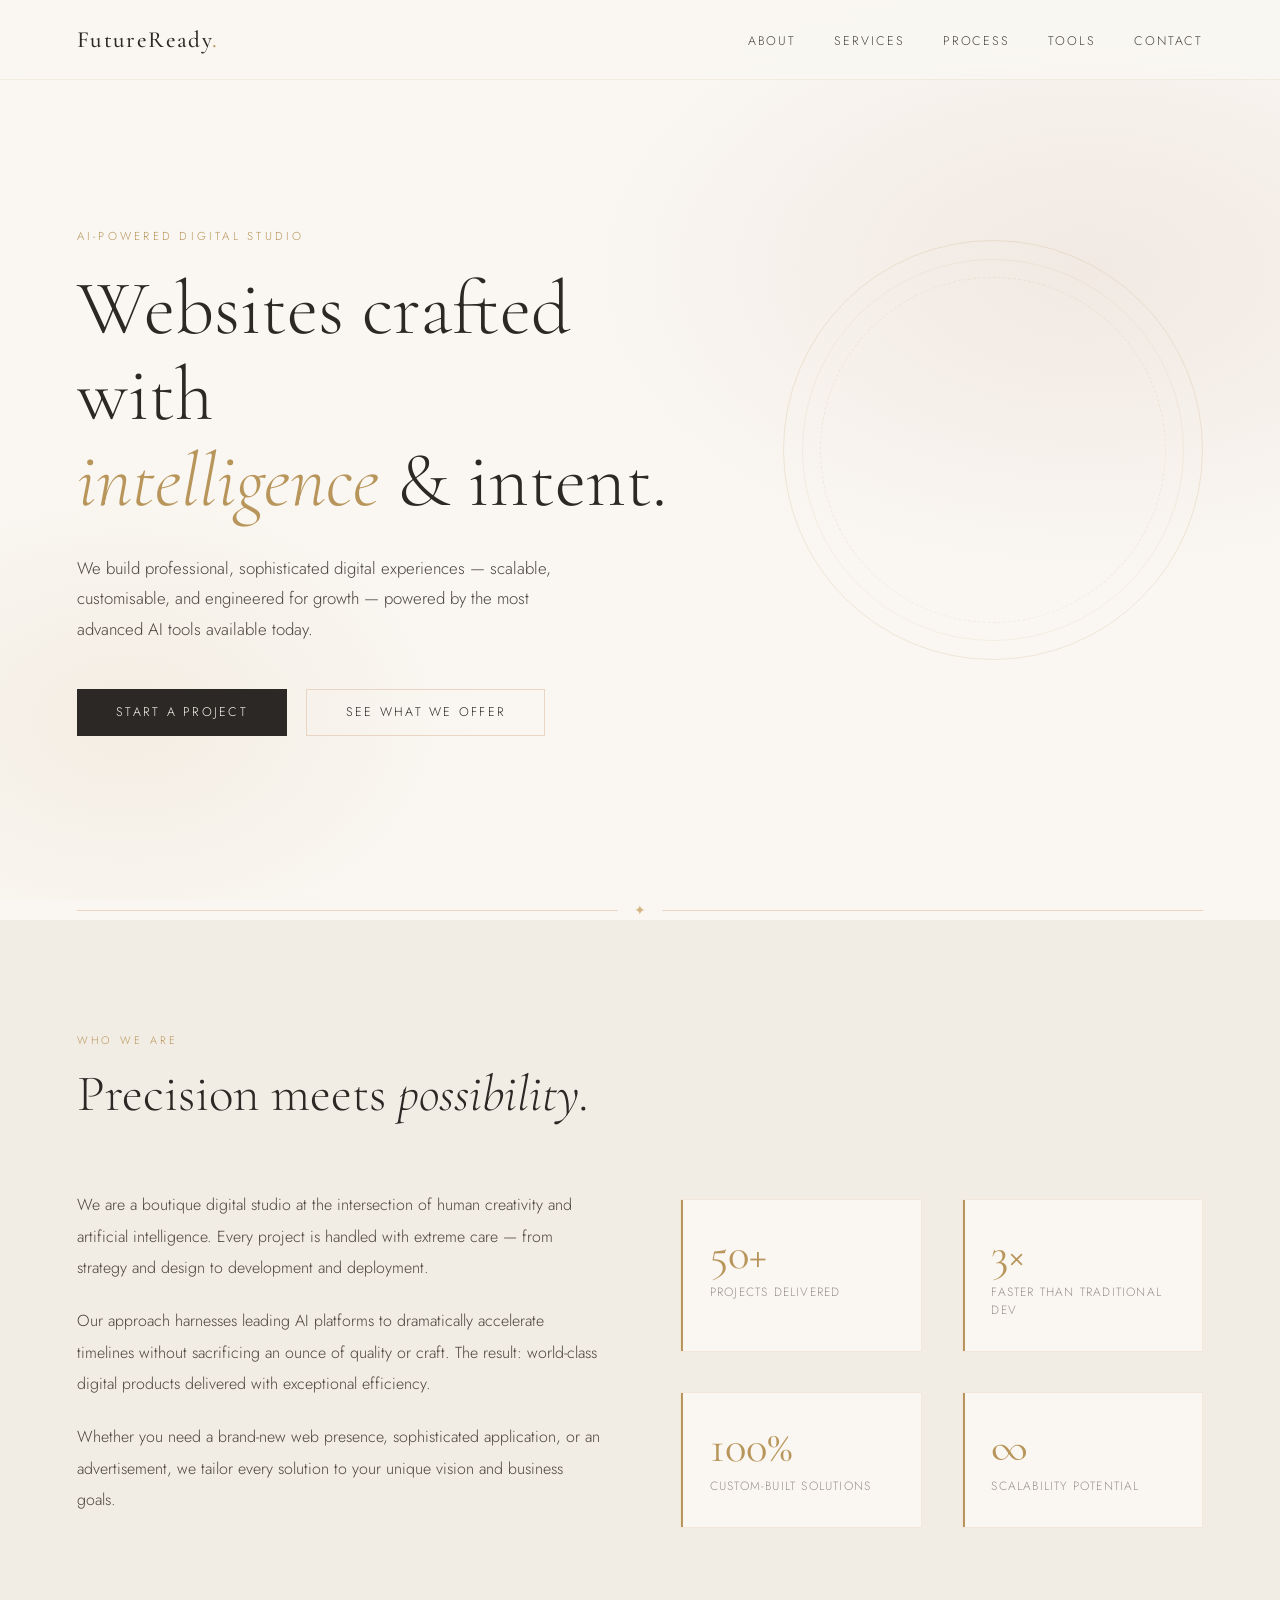
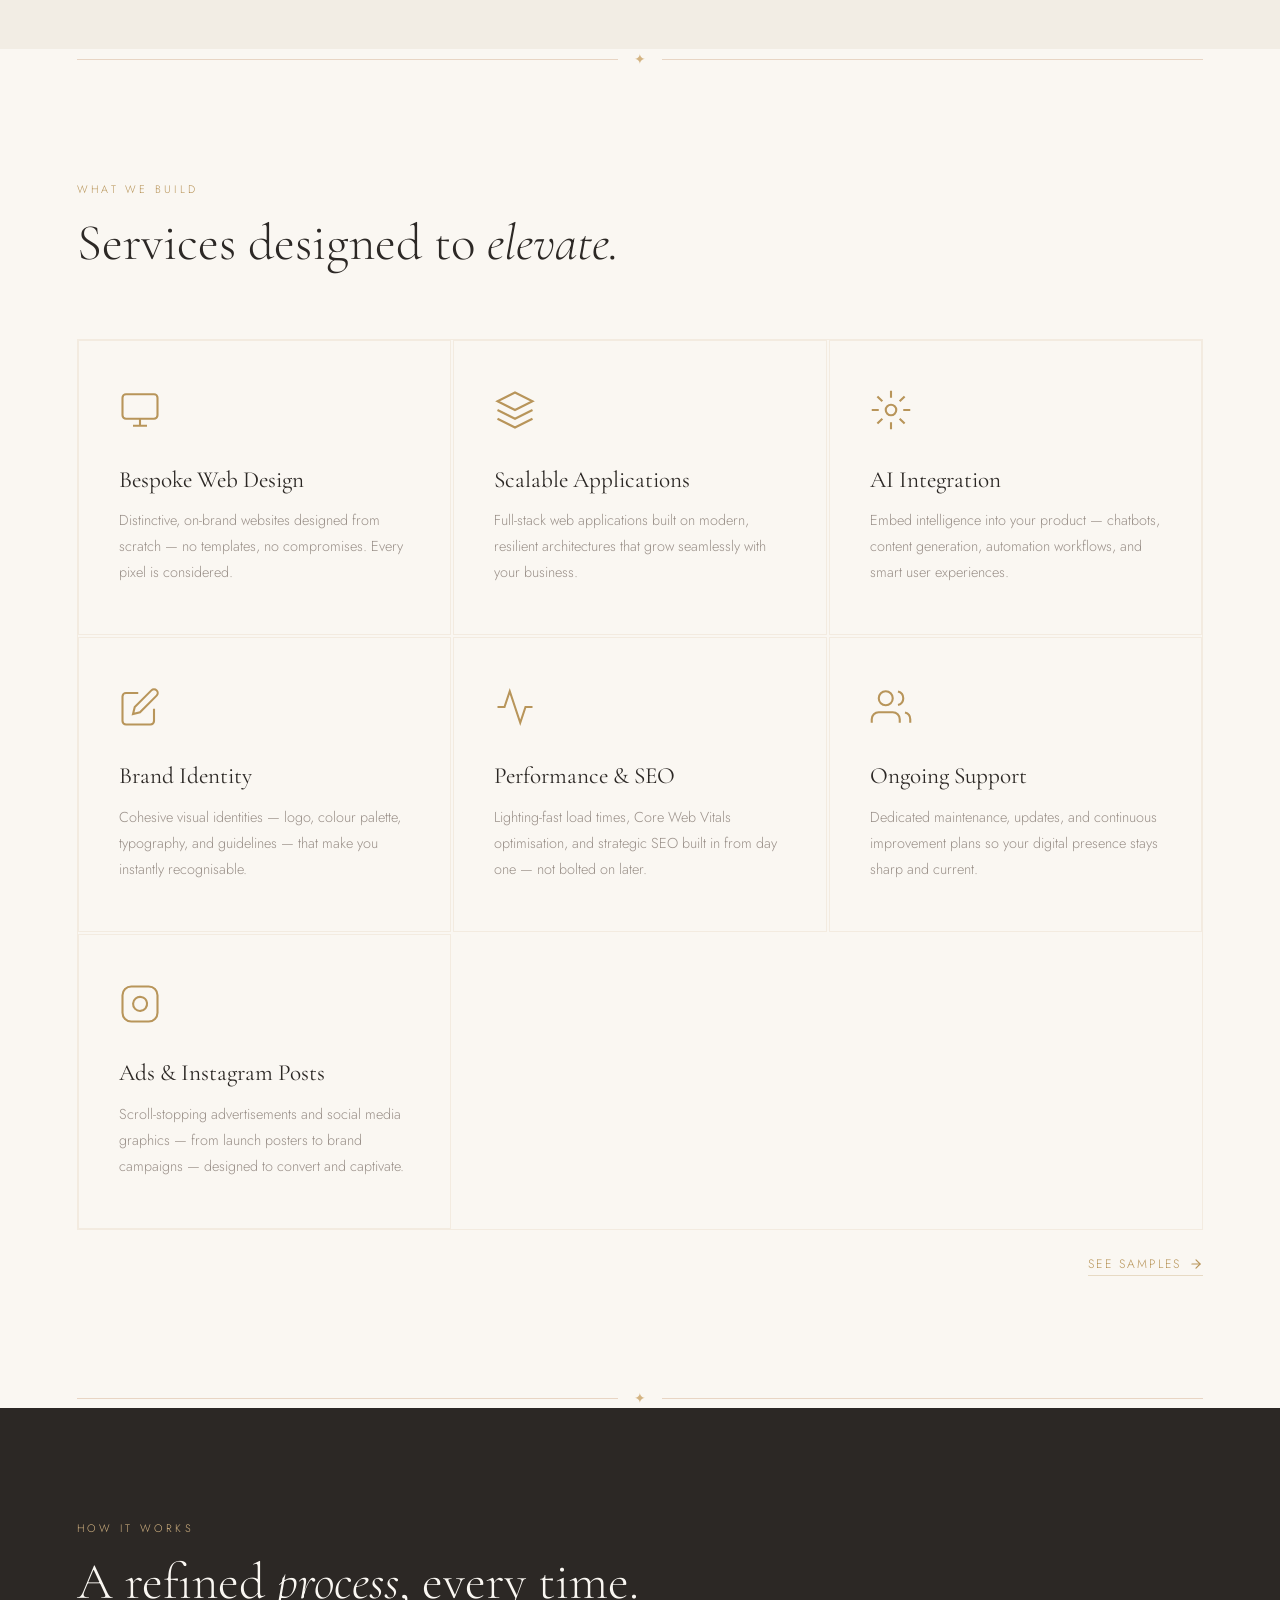
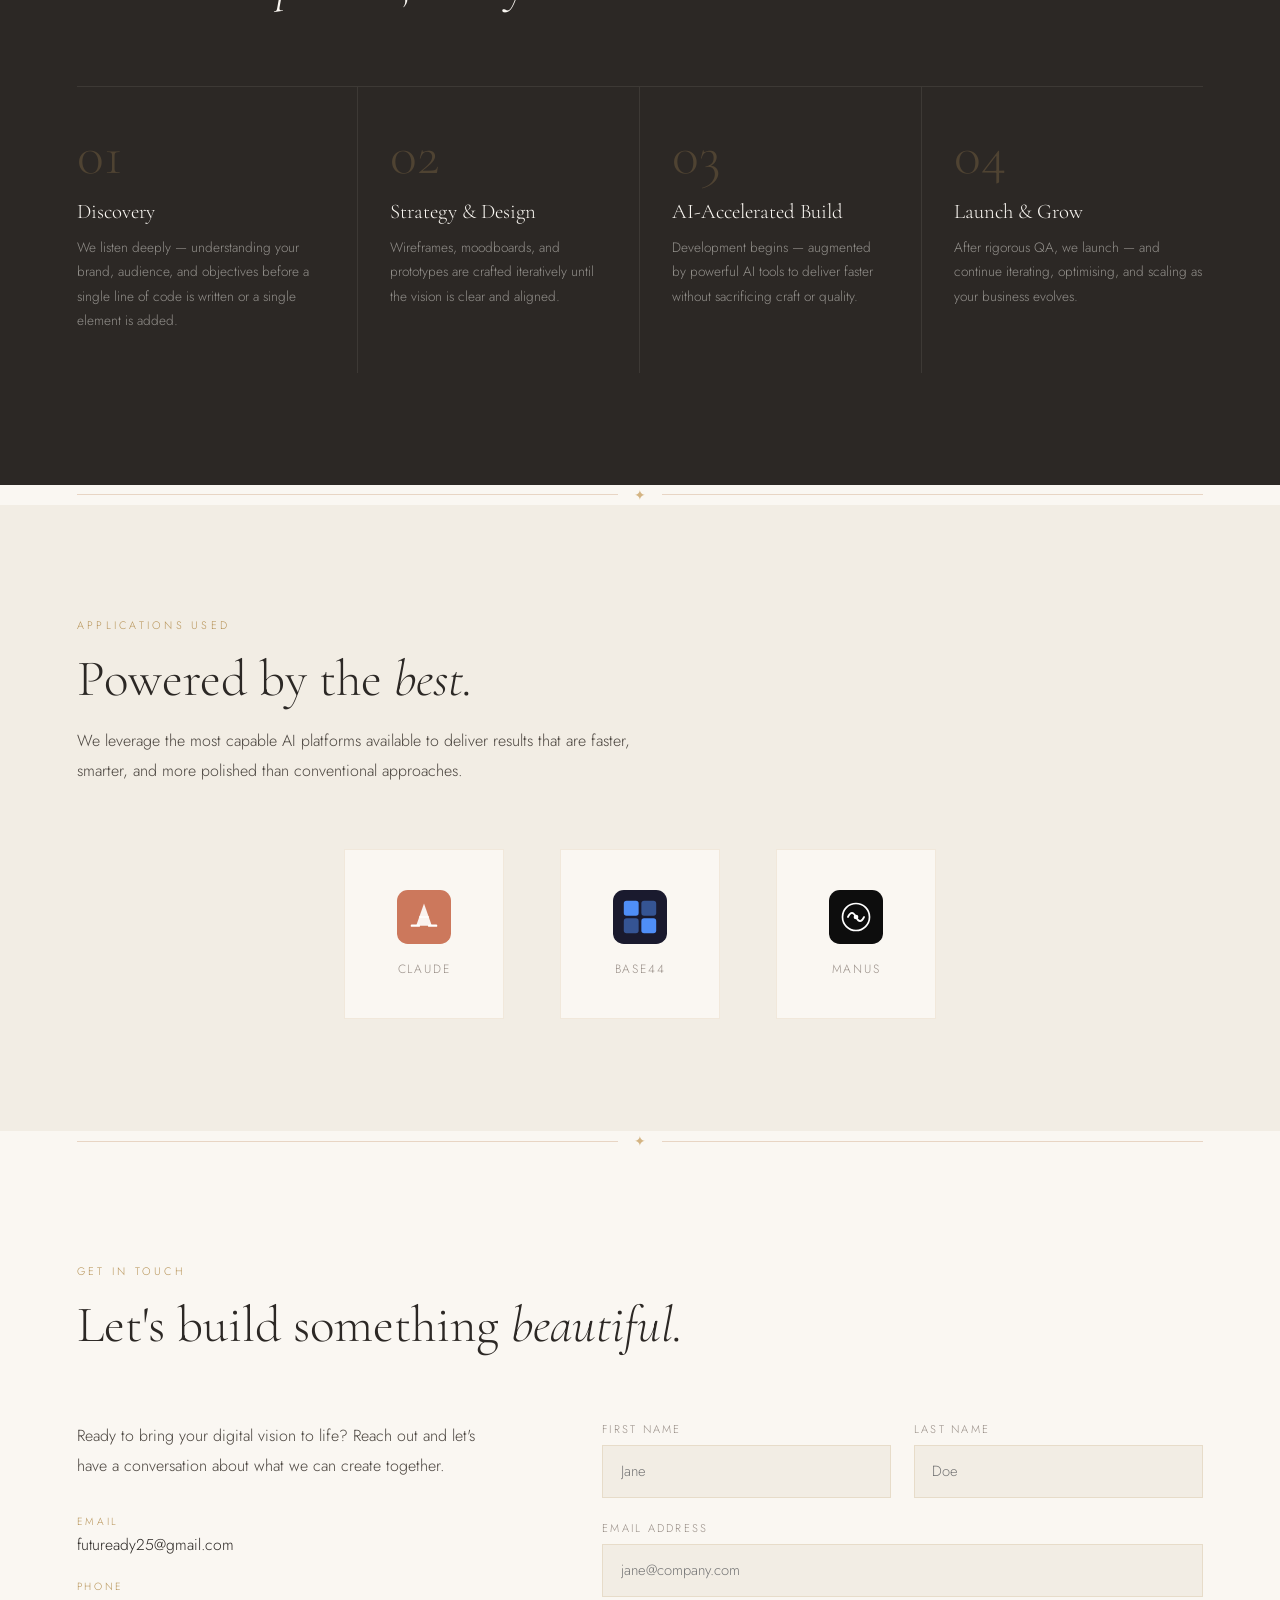
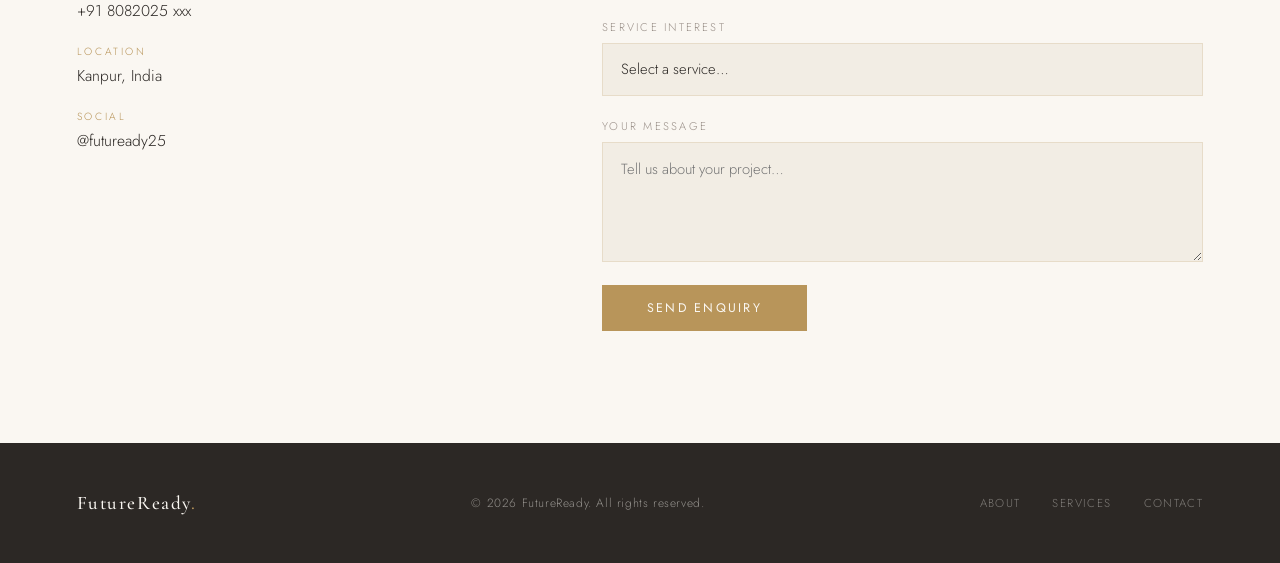
<file: index.html>
<!DOCTYPE html>
<html lang="en">
<head>
  <meta charset="UTF-8" />
  <meta name="viewport" content="width=device-width, initial-scale=1.0"/>
  <title>FutureReady- The Future of Creativity</title>
  <link rel="preconnect" href="https://fonts.googleapis.com"/>
  <link href="https://fonts.googleapis.com/css2?family=Cormorant+Garamond:ital,wght@0,300;0,400;0,500;1,300;1,400&family=Jost:wght@300;400;500&display=swap" rel="stylesheet"/>
  <style>
    *, *::before, *::after { box-sizing: border-box; margin: 0; padding: 0; }

    :root {
      --cream:    #FAF7F2;
      --parchment:#F2EDE4;
      --blush:    #E8D5C4;
      --rose:     #C9A99A;
      --gold:     #B8955A;
      --gold-lt:  #D4B483;
      --charcoal: #2C2825;
      --ink:      #4A443E;
      --muted:    #9A9089;
      --white:    #FFFFFF;
    }

    html { scroll-behavior: smooth; }

    body {
      background: var(--cream);
      color: var(--charcoal);
      font-family: 'Jost', sans-serif;
      font-weight: 300;
      overflow-x: hidden;
    }

    nav {
      position: fixed; top: 0; left: 0; right: 0; z-index: 100;
      display: flex; align-items: center; justify-content: space-between;
      padding: 1.6rem 6vw;
      background: rgba(250,247,242,0.85);
      backdrop-filter: blur(12px);
      border-bottom: 1px solid rgba(184,149,90,0.12);
      animation: fadeDown 0.9s ease both;
    }
    .nav-logo {
      font-family: 'Cormorant Garamond', serif;
      font-size: 1.45rem; font-weight: 500; letter-spacing: 0.06em;
      color: var(--charcoal); text-decoration: none;
    }
    .nav-logo span { color: var(--gold); }
    .nav-links { display: flex; gap: 2.4rem; list-style: none; }
    .nav-links a {
      font-size: 0.78rem; letter-spacing: 0.15em; text-transform: uppercase;
      color: var(--ink); text-decoration: none;
      position: relative; padding-bottom: 2px;
      transition: color 0.3s;
    }
    .nav-links a::after {
      content: ''; position: absolute; bottom: 0; left: 0;
      width: 0; height: 1px; background: var(--gold);
      transition: width 0.35s ease;
    }
    .nav-links a:hover { color: var(--gold); }
    .nav-links a:hover::after { width: 100%; }

    #hero {
      min-height: 100vh;
      display: flex; align-items: center;
      padding: 10rem 6vw 6rem;
      position: relative; overflow: hidden;
    }
    .hero-bg {
      position: absolute; inset: 0; z-index: 0;
      background:
        radial-gradient(ellipse 70% 60% at 85% 30%, rgba(201,169,154,0.18) 0%, transparent 60%),
        radial-gradient(ellipse 50% 50% at 10% 80%, rgba(184,149,90,0.10) 0%, transparent 55%),
        var(--cream);
    }
    .hero-ornament {
      position: absolute; right: 6vw; top: 50%;
      transform: translateY(-50%);
      width: min(420px, 42vw); height: min(420px, 42vw);
      border-radius: 50%;
      border: 1px solid rgba(184,149,90,0.18);
      animation: rotateRing 28s linear infinite;
    }
    .hero-ornament::before {
      content: ''; position: absolute; inset: 18px;
      border-radius: 50%;
      border: 1px solid rgba(184,149,90,0.10);
    }
    .hero-ornament::after {
      content: ''; position: absolute; inset: 36px;
      border-radius: 50%;
      border: 1px dashed rgba(184,149,90,0.14);
    }
    .hero-content { position: relative; z-index: 1; max-width: 640px; }
    .hero-eyebrow {
      font-size: 0.72rem; letter-spacing: 0.28em; text-transform: uppercase;
      color: var(--gold); margin-bottom: 1.4rem;
      animation: fadeUp 0.9s 0.2s ease both;
    }
    .hero-title {
      font-family: 'Cormorant Garamond', serif;
      font-size: clamp(3rem, 6vw, 5.2rem);
      font-weight: 300; line-height: 1.12;
      color: var(--charcoal);
      animation: fadeUp 0.9s 0.35s ease both;
    }
    .hero-title em { font-style: italic; color: var(--gold); }
    .hero-sub {
      margin-top: 1.8rem;
      font-size: 1.05rem; line-height: 1.8;
      color: var(--ink); max-width: 480px;
      animation: fadeUp 0.9s 0.5s ease both;
    }
    .hero-cta {
      margin-top: 2.8rem; display: flex; gap: 1.2rem; flex-wrap: wrap;
      animation: fadeUp 0.9s 0.65s ease both;
    }
    .btn-primary {
      display: inline-block; padding: 0.85rem 2.4rem;
      background: var(--charcoal); color: var(--cream);
      font-family: 'Jost', sans-serif; font-size: 0.78rem;
      letter-spacing: 0.18em; text-transform: uppercase;
      text-decoration: none; border: 1px solid var(--charcoal);
      transition: background 0.35s, color 0.35s;
    }
    .btn-primary:hover { background: var(--gold); border-color: var(--gold); }
    .btn-outline {
      display: inline-block; padding: 0.85rem 2.4rem;
      background: transparent; color: var(--charcoal);
      font-family: 'Jost', sans-serif; font-size: 0.78rem;
      letter-spacing: 0.18em; text-transform: uppercase;
      text-decoration: none; border: 1px solid var(--blush);
      transition: border-color 0.35s, color 0.35s;
    }
    .btn-outline:hover { border-color: var(--gold); color: var(--gold); }

    .divider {
      display: flex; align-items: center; gap: 1rem;
      padding: 0 6vw; margin: 0;
    }
    .divider-line { flex: 1; height: 1px; background: var(--blush); }
    .divider-ornament { color: var(--gold-lt); font-size: 0.9rem; }

    section { padding: 7rem 6vw; }
    .section-label {
      font-size: 0.68rem; letter-spacing: 0.3em; text-transform: uppercase;
      color: var(--gold); margin-bottom: 1rem;
    }
    .section-title {
      font-family: 'Cormorant Garamond', serif;
      font-size: clamp(2.2rem, 4vw, 3.6rem);
      font-weight: 300; line-height: 1.2;
      color: var(--charcoal);
    }
    .section-title em { font-style: italic; }

    #about { background: var(--parchment); }
    .about-grid {
      display: grid; grid-template-columns: 1fr 1fr;
      gap: 5rem; align-items: center; margin-top: 4rem;
    }
    .about-text p {
      font-size: 1rem; line-height: 1.95; color: var(--ink);
      margin-bottom: 1.4rem;
    }
    .about-stats {
      display: grid; grid-template-columns: 1fr 1fr; gap: 2.5rem;
    }
    .stat-card {
      padding: 2rem 1.8rem;
      background: var(--cream);
      border: 1px solid rgba(184,149,90,0.15);
      position: relative;
      transition: transform 0.3s, box-shadow 0.3s;
    }
    .stat-card:hover {
      transform: translateY(-4px);
      box-shadow: 0 16px 40px rgba(44,40,37,0.08);
    }
    .stat-card::before {
      content: ''; position: absolute; top: 0; left: 0;
      width: 2px; height: 100%; background: var(--gold);
    }
    .stat-num {
      font-family: 'Cormorant Garamond', serif;
      font-size: 2.8rem; font-weight: 400;
      color: var(--gold); line-height: 1;
    }
    .stat-label {
      font-size: 0.75rem; letter-spacing: 0.1em; color: var(--muted);
      margin-top: 0.4rem; text-transform: uppercase;
    }

    #services { background: var(--cream); }
    .services-grid {
      display: grid; grid-template-columns: repeat(3, 1fr);
      gap: 2px; margin-top: 4rem;
      border: 1px solid rgba(184,149,90,0.12);
    }
    .services-footer {
      display: flex; justify-content: flex-end; margin-top: 1.6rem;
    }
    .see-samples-link {
      display: inline-flex; align-items: center; gap: 0.5rem;
      font-size: 0.76rem; letter-spacing: 0.18em; text-transform: uppercase;
      color: var(--gold); text-decoration: none;
      border-bottom: 1px solid rgba(184,149,90,0.3);
      padding-bottom: 2px;
      transition: color 0.3s, border-color 0.3s;
    }
    .see-samples-link:hover { color: var(--charcoal); border-color: var(--charcoal); }
    .see-samples-link svg { transition: transform 0.3s; }
    .see-samples-link:hover svg { transform: translateX(4px); }
    .service-card {
      padding: 3rem 2.5rem;
      background: var(--cream);
      border: 1px solid rgba(184,149,90,0.12);
      transition: background 0.4s;
      cursor: default;
    }
    .service-card:hover { background: var(--parchment); }
    .service-icon {
      width: 42px; height: 42px; margin-bottom: 1.8rem;
      color: var(--gold);
    }
    .service-name {
      font-family: 'Cormorant Garamond', serif;
      font-size: 1.45rem; font-weight: 400;
      color: var(--charcoal); margin-bottom: 0.9rem;
    }
    .service-desc {
      font-size: 0.9rem; line-height: 1.8; color: var(--muted);
    }

    #process { background: var(--charcoal); }
    #process .section-label { color: var(--gold-lt); }
    #process .section-title { color: var(--cream); }
    .process-steps {
      display: grid; grid-template-columns: repeat(4, 1fr);
      gap: 0; margin-top: 4.5rem;
      border-top: 1px solid rgba(250,247,242,0.08);
    }
    .step {
      padding: 2.5rem 2rem 2.5rem 0;
      border-right: 1px solid rgba(250,247,242,0.08);
    }
    .step:last-child { border-right: none; padding-right: 0; padding-left: 2rem; }
    .step:not(:first-child) { padding-left: 2rem; }
    .step-num {
      font-family: 'Cormorant Garamond', serif;
      font-size: 3.5rem; font-weight: 300;
      color: rgba(184,149,90,0.25); line-height: 1;
    }
    .step-title {
      font-family: 'Cormorant Garamond', serif;
      font-size: 1.3rem; color: var(--cream);
      margin: 1rem 0 0.7rem;
    }
    .step-desc {
      font-size: 0.85rem; line-height: 1.8;
      color: rgba(250,247,242,0.5);
    }

    #tools { background: var(--parchment); }
    .tools-intro {
      max-width: 560px; margin-top: 1rem;
      font-size: 1rem; line-height: 1.85; color: var(--ink);
    }
    .tools-row {
      display: flex; align-items: center; justify-content: center;
      gap: 3.5rem; flex-wrap: wrap; margin-top: 4rem;
    }
    .tool-badge {
      display: flex; flex-direction: column; align-items: center;
      gap: 1rem; padding: 2.5rem 3rem;
      background: var(--cream);
      border: 1px solid rgba(184,149,90,0.15);
      min-width: 160px;
      transition: transform 0.3s, box-shadow 0.3s;
    }
    .tool-badge:hover {
      transform: translateY(-5px);
      box-shadow: 0 20px 50px rgba(44,40,37,0.10);
    }
    .tool-logo { width: 54px; height: 54px; object-fit: contain; }
    .tool-logo-svg { width: 54px; height: 54px; }
    .tool-name {
      font-size: 0.75rem; letter-spacing: 0.15em; text-transform: uppercase;
      color: var(--muted);
    }

    #contact { background: var(--cream); }
    .contact-grid {
      display: grid; grid-template-columns: 1fr 1.4fr;
      gap: 6rem; margin-top: 4rem; align-items: start;
    }
    .contact-info p {
      font-size: 1rem; line-height: 1.9; color: var(--ink); margin-bottom: 2rem;
    }
    .contact-detail {
      margin-bottom: 1.4rem;
    }
    .contact-detail-label {
      font-size: 0.65rem; letter-spacing: 0.25em; text-transform: uppercase;
      color: var(--gold); margin-bottom: 0.3rem;
    }
    .contact-detail-value {
      font-size: 0.98rem; color: var(--charcoal);
    }
    .contact-form {
      display: flex; flex-direction: column; gap: 1.4rem;
    }
    .form-row { display: grid; grid-template-columns: 1fr 1fr; gap: 1.4rem; }
    .form-field { display: flex; flex-direction: column; gap: 0.5rem; }
    .form-field label {
      font-size: 0.7rem; letter-spacing: 0.2em; text-transform: uppercase;
      color: var(--muted);
    }
    .form-field input,
    .form-field textarea,
    .form-field select {
      padding: 0.9rem 1.1rem;
      background: var(--parchment);
      border: 1px solid rgba(184,149,90,0.2);
      color: var(--charcoal);
      font-family: 'Jost', sans-serif; font-size: 0.92rem; font-weight: 300;
      outline: none;
      transition: border-color 0.3s;
    }
    .form-field input:focus,
    .form-field textarea:focus,
    .form-field select:focus { border-color: var(--gold); }
    .form-field textarea { resize: vertical; min-height: 120px; }
    .form-field select { appearance: none; cursor: pointer; }
    .btn-submit {
      align-self: flex-start;
      padding: 0.9rem 2.8rem;
      background: var(--gold); color: var(--cream);
      border: none; cursor: pointer;
      font-family: 'Jost', sans-serif; font-size: 0.78rem;
      letter-spacing: 0.18em; text-transform: uppercase;
      transition: background 0.3s;
    }
    .btn-submit:hover { background: var(--charcoal); }
    
    footer {
      background: var(--charcoal); color: rgba(250,247,242,0.5);
      padding: 3rem 6vw;
      display: flex; align-items: center; justify-content: space-between;
      flex-wrap: wrap; gap: 1.5rem;
    }
    .footer-logo {
      font-family: 'Cormorant Garamond', serif;
      font-size: 1.2rem; font-weight: 500; color: var(--cream);
      letter-spacing: 0.08em;
    }
    .footer-logo span { color: var(--gold); }
    .footer-copy { font-size: 0.75rem; letter-spacing: 0.05em; }
    .footer-links { display: flex; gap: 2rem; }
    .footer-links a {
      font-size: 0.72rem; letter-spacing: 0.12em; text-transform: uppercase;
      color: rgba(250,247,242,0.4); text-decoration: none;
      transition: color 0.3s;
    }
    .footer-links a:hover { color: var(--gold-lt); }

    @keyframes fadeDown {
      from { opacity: 0; transform: translateY(-16px); }
      to   { opacity: 1; transform: translateY(0); }
    }
    @keyframes fadeUp {
      from { opacity: 0; transform: translateY(24px); }
      to   { opacity: 1; transform: translateY(0); }
    }
    @keyframes rotateRing {
      from { transform: translateY(-50%) rotate(0deg); }
      to   { transform: translateY(-50%) rotate(360deg); }
    }
    .reveal {
      opacity: 0; transform: translateY(28px);
      transition: opacity 0.8s ease, transform 0.8s ease;
    }
    .reveal.visible { opacity: 1; transform: translateY(0); }

    @media (max-width: 900px) {
      .about-grid, .contact-grid { grid-template-columns: 1fr; gap: 3rem; }
      .services-grid { grid-template-columns: 1fr 1fr; }
      .process-steps { grid-template-columns: 1fr 1fr; }
      .step { border-right: none; border-bottom: 1px solid rgba(250,247,242,0.08); }
    }
    @media (max-width: 640px) {
      .nav-links { display: none; }
      .services-grid, .about-stats { grid-template-columns: 1fr; }
      .process-steps { grid-template-columns: 1fr; }
      .form-row { grid-template-columns: 1fr; }
      .hero-ornament { display: none; }
    }
  </style>
</head>
<body>

<nav>
  <a class="nav-logo" href="#hero">FutureReady<span>.</span></a>
  <ul class="nav-links">
    <li><a href="#about">About</a></li>
    <li><a href="#services">Services</a></li>
    <li><a href="#process">Process</a></li>
    <li><a href="#tools">Tools</a></li>
    <li><a href="#contact">Contact</a></li>
  </ul>
</nav>

<section id="hero">
  <div class="hero-bg"></div>
  <div class="hero-ornament"></div>
  <div class="hero-content">
    <p class="hero-eyebrow">AI-Powered Digital Studio</p>
    <h1 class="hero-title">
      Websites crafted with<br/><em>intelligence</em> &amp; intent.
    </h1>
    <p class="hero-sub">
      We build professional, sophisticated digital experiences — scalable,
      customisable, and engineered for growth — powered by the most
      advanced AI tools available today.
    </p>
    <div class="hero-cta">
      <a href="#contact" class="btn-primary">Start a Project</a>
      <a href="#services" class="btn-outline">See What We Offer</a>
    </div>
  </div>
</section>

<div class="divider"><div class="divider-line"></div><div class="divider-ornament">✦</div><div class="divider-line"></div></div>

<section id="about">
  <p class="section-label reveal">Who We Are</p>
  <h2 class="section-title reveal">Precision meets <em>possibility.</em></h2>
  <div class="about-grid">
    <div class="about-text reveal">
      <p>We are a boutique digital studio at the intersection of human creativity and artificial intelligence. Every project is handled with extreme care — from strategy and design to development and deployment.</p>
      <p>Our approach harnesses leading AI platforms to dramatically accelerate timelines without sacrificing an ounce of quality or craft. The result: world-class digital products delivered with exceptional efficiency.</p>
      <p>Whether you need a brand-new web presence, sophisticated application, or an advertisement, we tailor every solution to your unique vision and business goals.</p>
    </div>
    <div class="about-stats reveal">
      <div class="stat-card">
        <div class="stat-num">50+</div>
        <div class="stat-label">Projects Delivered</div>
      </div>
      <div class="stat-card">
        <div class="stat-num">3×</div>
        <div class="stat-label">Faster Than Traditional Dev</div>
      </div>
      <div class="stat-card">
        <div class="stat-num">100%</div>
        <div class="stat-label">Custom-Built Solutions</div>
      </div>
      <div class="stat-card">
        <div class="stat-num">∞</div>
        <div class="stat-label">Scalability Potential</div>
      </div>
    </div>
  </div>
</section>

<div class="divider"><div class="divider-line"></div><div class="divider-ornament">✦</div><div class="divider-line"></div></div>

<section id="services">
  <p class="section-label reveal">What We Build</p>
  <h2 class="section-title reveal">Services designed to <em>elevate.</em></h2>
  <div class="services-grid reveal">

    <div class="service-card">
      <svg class="service-icon" viewBox="0 0 24 24" fill="none" stroke="currentColor" stroke-width="1.2">
        <rect x="2" y="3" width="20" height="14" rx="2"/><path d="M8 21h8M12 17v4"/>
      </svg>
      <div class="service-name">Bespoke Web Design</div>
      <p class="service-desc">Distinctive, on-brand websites designed from scratch — no templates, no compromises. Every pixel is considered.</p>
    </div>

    <div class="service-card">
      <svg class="service-icon" viewBox="0 0 24 24" fill="none" stroke="currentColor" stroke-width="1.2">
        <path d="M12 2L2 7l10 5 10-5-10-5z"/><path d="M2 17l10 5 10-5"/><path d="M2 12l10 5 10-5"/>
      </svg>
      <div class="service-name">Scalable Applications</div>
      <p class="service-desc">Full-stack web applications built on modern, resilient architectures that grow seamlessly with your business.</p>
    </div>

    <div class="service-card">
      <svg class="service-icon" viewBox="0 0 24 24" fill="none" stroke="currentColor" stroke-width="1.2">
        <circle cx="12" cy="12" r="3"/><path d="M12 1v4M12 19v4M4.22 4.22l2.83 2.83M16.95 16.95l2.83 2.83M1 12h4M19 12h4M4.22 19.78l2.83-2.83M16.95 7.05l2.83-2.83"/>
      </svg>
      <div class="service-name">AI Integration</div>
      <p class="service-desc">Embed intelligence into your product — chatbots, content generation, automation workflows, and smart user experiences.</p>
    </div>

    <div class="service-card">
      <svg class="service-icon" viewBox="0 0 24 24" fill="none" stroke="currentColor" stroke-width="1.2">
        <path d="M11 4H4a2 2 0 0 0-2 2v14a2 2 0 0 0 2 2h14a2 2 0 0 0 2-2v-7"/><path d="M18.5 2.5a2.121 2.121 0 0 1 3 3L12 15l-4 1 1-4 9.5-9.5z"/>
      </svg>
      <div class="service-name">Brand Identity</div>
      <p class="service-desc">Cohesive visual identities — logo, colour palette, typography, and guidelines — that make you instantly recognisable.</p>
    </div>

    <div class="service-card">
      <svg class="service-icon" viewBox="0 0 24 24" fill="none" stroke="currentColor" stroke-width="1.2">
        <polyline points="22 12 18 12 15 21 9 3 6 12 2 12"/>
      </svg>
      <div class="service-name">Performance & SEO</div>
      <p class="service-desc">Lighting-fast load times, Core Web Vitals optimisation, and strategic SEO built in from day one — not bolted on later.</p>
    </div>

    <div class="service-card">
      <svg class="service-icon" viewBox="0 0 24 24" fill="none" stroke="currentColor" stroke-width="1.2">
        <path d="M17 21v-2a4 4 0 0 0-4-4H5a4 4 0 0 0-4 4v2"/><circle cx="9" cy="7" r="4"/><path d="M23 21v-2a4 4 0 0 0-3-3.87"/><path d="M16 3.13a4 4 0 0 1 0 7.75"/>
      </svg>
      <div class="service-name">Ongoing Support</div>
      <p class="service-desc">Dedicated maintenance, updates, and continuous improvement plans so your digital presence stays sharp and current.</p>
    </div>

    <div class="service-card">
      <svg class="service-icon" viewBox="0 0 24 24" fill="none" stroke="currentColor" stroke-width="1.2">
        <rect x="2" y="2" width="20" height="20" rx="5"/><path d="M16 11.37A4 4 0 1 1 12.63 8 4 4 0 0 1 16 11.37z"/><line x1="17.5" y1="6.5" x2="17.51" y2="6.5"/>
      </svg>
      <div class="service-name">Ads &amp; Instagram Posts</div>
      <p class="service-desc">Scroll-stopping advertisements and social media graphics — from launch posters to brand campaigns — designed to convert and captivate.</p>
    </div>

  </div>
  <div class="services-footer reveal">
    <a class="see-samples-link" href="samples.html">
      See Samples
      <svg width="14" height="14" viewBox="0 0 24 24" fill="none" stroke="currentColor" stroke-width="2" stroke-linecap="round" stroke-linejoin="round"><line x1="5" y1="12" x2="19" y2="12"/><polyline points="12 5 19 12 12 19"/></svg>
    </a>
  </div>
</section>

<div class="divider"><div class="divider-line"></div><div class="divider-ornament">✦</div><div class="divider-line"></div></div>

<section id="process">
  <p class="section-label reveal">How It Works</p>
  <h2 class="section-title reveal">A refined <em>process</em>, every time.</h2>
  <div class="process-steps">
    <div class="step reveal">
      <div class="step-num">01</div>
      <div class="step-title">Discovery</div>
      <p class="step-desc">We listen deeply — understanding your brand, audience, and objectives before a single line of code is written or a single element is added.</p>
    </div>
    <div class="step reveal">
      <div class="step-num">02</div>
      <div class="step-title">Strategy & Design</div>
      <p class="step-desc">Wireframes, moodboards, and prototypes are crafted iteratively until the vision is clear and aligned.</p>
    </div>
    <div class="step reveal">
      <div class="step-num">03</div>
      <div class="step-title">AI-Accelerated Build</div>
      <p class="step-desc">Development begins — augmented by powerful AI tools to deliver faster without sacrificing craft or quality.</p>
    </div>
    <div class="step reveal">
      <div class="step-num">04</div>
      <div class="step-title">Launch & Grow</div>
      <p class="step-desc">After rigorous QA, we launch — and continue iterating, optimising, and scaling as your business evolves.</p>
    </div>
  </div>
</section>

<div class="divider"><div class="divider-line"></div><div class="divider-ornament">✦</div><div class="divider-line"></div></div>

<section id="tools">
  <p class="section-label reveal">Applications Used</p>
  <h2 class="section-title reveal">Powered by the <em>best.</em></h2>
  <p class="tools-intro reveal">
    We leverage the most capable AI platforms available to deliver results that are faster, smarter, and more polished than conventional approaches.
  </p>
  <div class="tools-row reveal">

    <div class="tool-badge">
      <svg class="tool-logo-svg" viewBox="0 0 80 80" fill="none" xmlns="http://www.w3.org/2000/svg">
        <rect width="80" height="80" rx="16" fill="#CC785C"/>
        <path d="M28.4 52.8L40 20l11.6 32.8H28.4z" fill="white" opacity="0.9"/>
        <path d="M22 52.8h10.4M47.6 52.8H58" stroke="white" stroke-width="3.5" stroke-linecap="round"/>
        <path d="M34 40h12" stroke="white" stroke-width="3" stroke-linecap="round" opacity="0.7"/>
      </svg>
      <span class="tool-name">Claude</span>
    </div>

    <div class="tool-badge">
      <svg class="tool-logo-svg" viewBox="0 0 80 80" fill="none" xmlns="http://www.w3.org/2000/svg">
        <rect width="80" height="80" rx="16" fill="#1A1A2E"/>
        <rect x="16" y="16" width="22" height="22" rx="4" fill="#4F8EF7"/>
        <rect x="42" y="16" width="22" height="22" rx="4" fill="#4F8EF7" opacity="0.5"/>
        <rect x="16" y="42" width="22" height="22" rx="4" fill="#4F8EF7" opacity="0.5"/>
        <rect x="42" y="42" width="22" height="22" rx="4" fill="#4F8EF7"/>
        <text x="40" y="46" text-anchor="middle" fill="white" font-family="monospace" font-size="13" font-weight="bold" opacity="0">44</text>
      </svg>
      <span class="tool-name">Base44</span>
    </div>

    <div class="tool-badge">
      <svg class="tool-logo-svg" viewBox="0 0 80 80" fill="none" xmlns="http://www.w3.org/2000/svg">
        <rect width="80" height="80" rx="16" fill="#0D0D0D"/>
        <circle cx="40" cy="40" r="20" stroke="white" stroke-width="2.5" fill="none"/>
        <path d="M28 40 Q34 28 40 40 Q46 52 52 40" stroke="white" stroke-width="2.5" stroke-linecap="round" fill="none"/>
        <circle cx="40" cy="40" r="3.5" fill="white"/>
      </svg>
      <span class="tool-name">Manus</span>
    </div>

  </div>
</section>

<div class="divider"><div class="divider-line"></div><div class="divider-ornament">✦</div><div class="divider-line"></div></div>

<section id="contact">
  <p class="section-label reveal">Get In Touch</p>
  <h2 class="section-title reveal">Let's build something <em>beautiful.</em></h2>
  <div class="contact-grid">
    <div class="contact-info reveal">
      <p>Ready to bring your digital vision to life? Reach out and let's have a conversation about what we can create together.</p>

      <!-- ══ EDIT YOUR CONTACT DETAILS BELOW ══ -->
      <div class="contact-detail">
        <div class="contact-detail-label">Email</div>
        <div class="contact-detail-value">futuready25@gmail.com</div>
      </div>
      <div class="contact-detail">
        <div class="contact-detail-label">Phone</div>
        <div class="contact-detail-value">+91 8082025 xxx</div>
      </div>
      <div class="contact-detail">
        <div class="contact-detail-label">Location</div>
        <div class="contact-detail-value">Kanpur, India</div>
      </div>
      <div class="contact-detail">
        <div class="contact-detail-label">Social</div>
        <div class="contact-detail-value">@futuready25</div>
      </div>
    </div>

    <div class="contact-form reveal">
      <div class="form-row">
        <div class="form-field">
          <label for="fname">First Name</label>
          <input type="text" id="fname" placeholder="Jane"/>
        </div>
        <div class="form-field">
          <label for="lname">Last Name</label>
          <input type="text" id="lname" placeholder="Doe"/>
        </div>
      </div>
      <div class="form-field">
        <label for="email">Email Address</label>
        <input type="email" id="email" placeholder="jane@company.com"/>
      </div>
      <div class="form-field">
        <label for="service">Service Interest</label>
        <select id="service">
          <option value="" disabled selected>Select a service…</option>
          <option>Bespoke Web Design</option>
          <option>Scalable Application</option>
          <option>AI Integration</option>
          <option>Brand Identity</option>
          <option>Performance & SEO</option>
          <option>Ongoing Support</option>
          <option>Ads & Instagram Posts</option>
        </select>
      </div>
      <div class="form-field" id="product-field" style="display:none;">
        <label for="product">Sample / Package Selected</label>
        <select id="product">
          <option value="" disabled selected>Choose a sample package…</option>
          <option value="Instagram Post – Basic (₹300)">Instagram Post – Basic (₹300)</option>
          <option value="Event Poster – Standard (₹500)">Event Poster – Standard (₹500)</option>
          <option value="Brand Campaign – Premium (₹700)">Brand Campaign – Premium (₹700)</option>
          <option value="Custom Quote">Custom Quote — Let's Discuss</option>
        </select>
      </div>
      <div class="form-field">
        <label for="message">Your Message</label>
        <textarea id="message" placeholder="Tell us about your project…"></textarea>
      </div>
      <button class="btn-submit" type="button">Send Enquiry</button>
    </div>
  </div>
</section>

<footer>
  <div class="footer-logo">FutureReady<span>.</span></div>
  <div class="footer-copy">© 2026 FutureReady. All rights reserved.</div>
  <div class="footer-links">
    <a href="#about">About</a>
    <a href="#services">Services</a>
    <a href="#contact">Contact</a>
  </div>
</footer>

<script>
  const reveals = document.querySelectorAll('.reveal');
  const observer = new IntersectionObserver(entries => {
    entries.forEach((e, i) => {
      if (e.isIntersecting) {
        setTimeout(() => e.target.classList.add('visible'), i * 80);
        observer.unobserve(e.target);
      }
    });
  }, { threshold: 0.12 });
  reveals.forEach(el => observer.observe(el));

  const serviceSelect = document.getElementById('service');
  const productField  = document.getElementById('product-field');
  const productSelect = document.getElementById('product');
  serviceSelect.addEventListener('change', function () {
    productField.style.display = this.value === 'Ads & Instagram Posts' ? 'flex' : 'none';
  });

  window.addEventListener('load', function () {
    const saved = localStorage.getItem('enquiry_product');
    if (saved) {
      serviceSelect.value = 'Ads & Instagram Posts';
      productField.style.display = 'flex';
      productSelect.value = saved;
      localStorage.removeItem('enquiry_product');
      if (window.location.hash === '#contact') {
        document.getElementById('contact').scrollIntoView({ behavior: 'smooth' });
      }
    }
  });

  document.querySelector('.btn-submit').addEventListener('click', function () {
    this.textContent = 'Message Sent ✦';
    this.style.background = 'var(--charcoal)';
    setTimeout(() => {
      this.textContent = 'Send Enquiry';
      this.style.background = '';
    }, 3000);
  });
</script>
</body>
</html>
</file>
